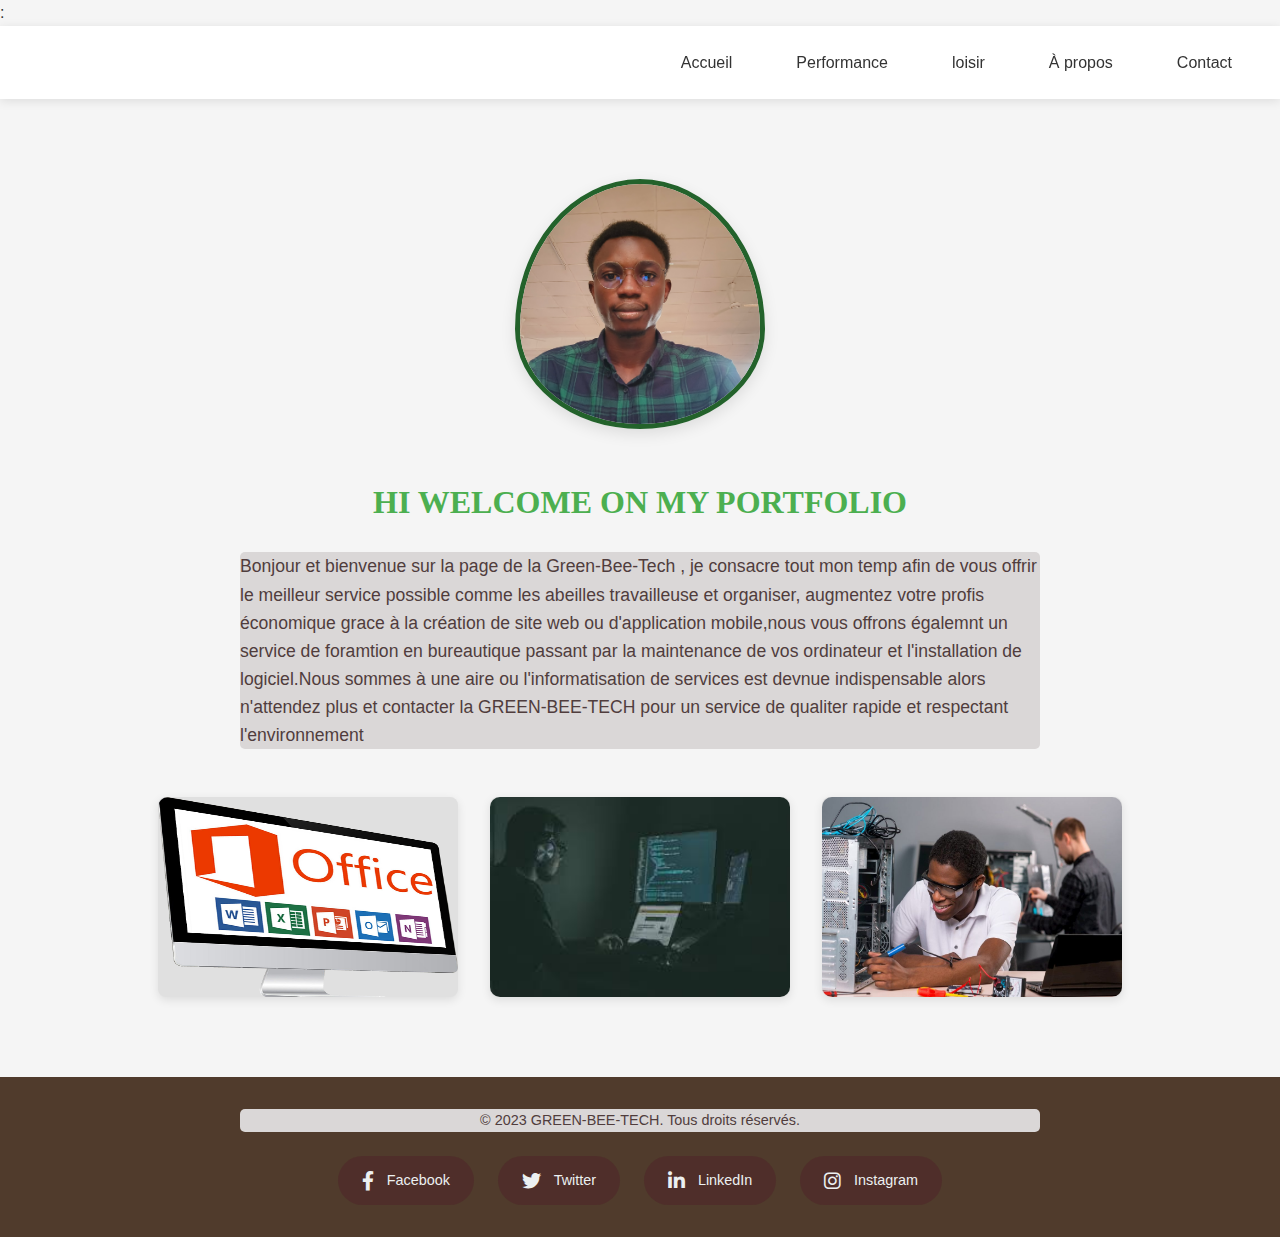
<file: index.html>
<!DOCTYPE html>
<html lang="en">
<head>
    <meta charset="UTF-8">
    <meta name="viewport" content="width=device-width, initial-scale=1.0">
    <title>Document</title>:
    <link rel="stylesheet" href="style.css">
    <link rel="stylesheet" href="https://cdnjs.cloudflare.com/ajax/libs/font-awesome/6.0.0/css/all.min.css">
</head>
<body>
  <header>
    <nav class="navbar">
      <ul class="nav-links">
        <li><a href="index.html">Accueil</a></li>
        <li><a href="performance.html">Performance</a></li>
        <li><a href="loisir.html">loisir</a></li>
        <li><a href="detail.html">À propos</a></li>
        <li><a href="formulaire.html">Contact</a></li>
      </ul>
    </nav>
  </header>
   <main>
    
      <div  class="myimage">
        <img src="1744375090805.jpg" alt="Photo de Profil"> 
      </div>
  
         <div class="description"></div>
          <h1> HI WELCOME ON MY PORTFOLIO</h1>
          <p>Bonjour et bienvenue sur la page de la Green-Bee-Tech , je  consacre tout mon temp afin
            de vous offrir le meilleur service possible comme les abeilles travailleuse et organiser,
            augmentez votre profis économique grace à la création de site web ou d'application mobile,nous vous offrons égalemnt un service de foramtion en bureautique passant par la maintenance de vos ordinateur
              et l'installation de logiciel.Nous sommes 
            à une aire ou l'informatisation de services est devnue indispensable alors n'attendez plus et contacter la GREEN-BEE-TECH pour un service de qualiter rapide et respectant l'environnement 
          </p>
    
    <div class="hot">
      <div class="Image1"> <img src="formation-bureautique.png" alt="exemple1"></div>
      <div class="Image2"> <img src="images.jpeg" alt="exemple2"></div>
      <div class="Image3"> <img src="shutterstock_614019095-1-1080x675.jpg" alt="exemple3"></div>
    </div>
   </main>
   <footer class="social-footer">
    <div class="footer-content">
      <p>© 2023 GREEN-BEE-TECH. Tous droits réservés.</p>
      <div class="social-links">
        <a href="https://www.facebook.com/aser.namoano.58" class="social-link">
          <i class="fab fa-facebook-f"></i>
          <span>Facebook</span>
        </a>
        <a href="https://x.com/Deku4861?t=Mv4lkRKF7yVISnCpb3L8Cg&s=09" class="social-link">
          <i class="fab fa-twitter"></i>
          <span>Twitter</span>
        </a>
        <a href="https://www.linkedin.com/in/yanihamma-aser-namoano-8762112b5?utm_source=share&utm_campaign=share_via&utm_content=profile&utm_medium=android_app" class="social-link">
          <i class="fab fa-linkedin-in"></i>
          <span>LinkedIn</span>
        </a>
        <a href="https://www.instagram.com/namoanoaser?igsh=MTk4aXF3cTZsNGUzaQ==" class="social-link">
          <i class="fab fa-instagram"></i>
          <span>Instagram</span>
        </a>
      </div>
    </div>
  </footer>
</body>
</html>
</file>
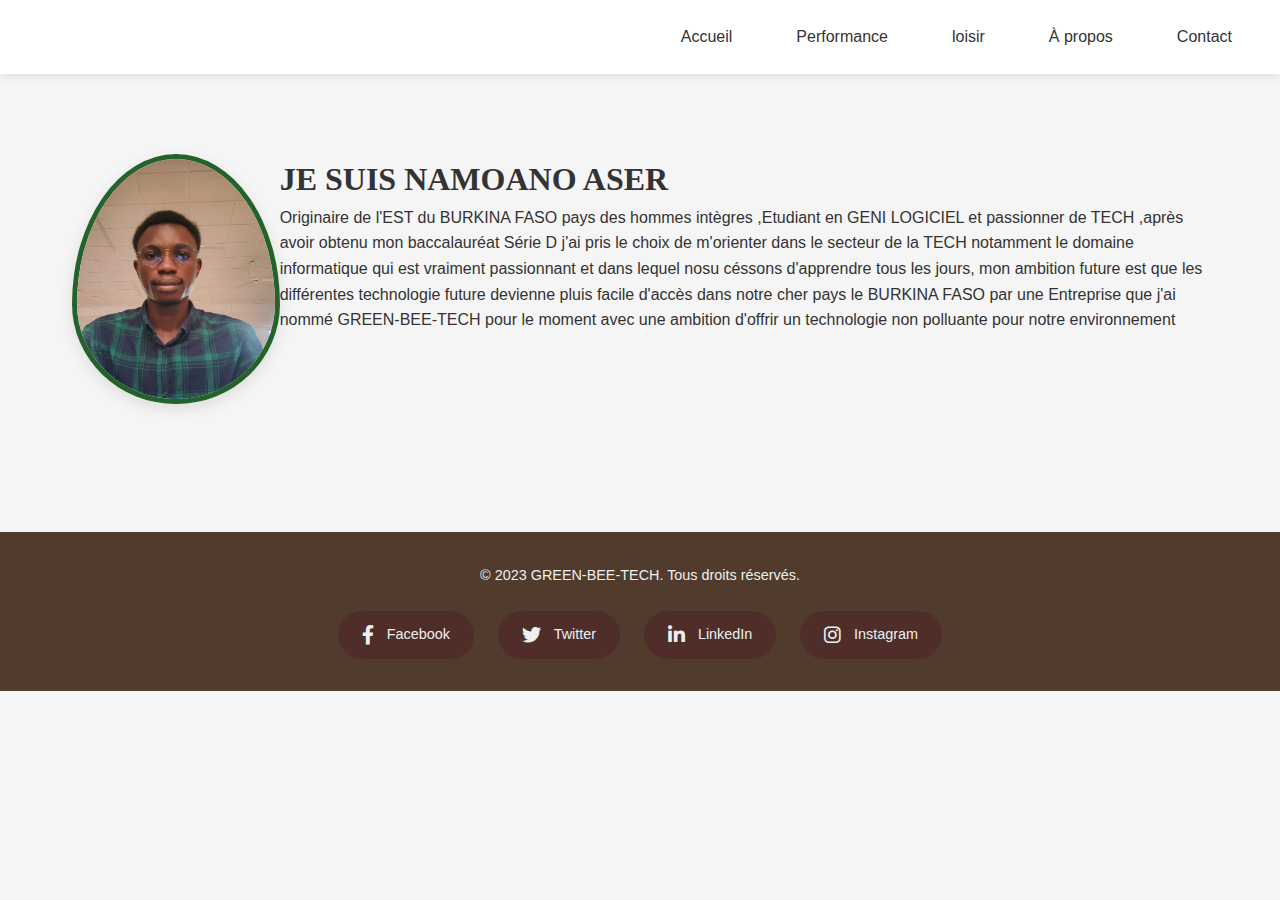
<file: detail.html>
<!DOCTYPE html>
<html lang="en">
<head>
    <meta charset="UTF-8">
    <meta name="viewport" content="width=device-width, initial-scale=1.0">
    <title>Document</title>
    <link rel="stylesheet" href="detail.css">
    <link rel="stylesheet" href="https://cdnjs.cloudflare.com/ajax/libs/font-awesome/6.0.0/css/all.min.css">
</head>
<body>
    <header>
        <nav class="navbar">
          <ul class="nav-links">
            <li><a href="index.html">Accueil</a></li>
            <li><a href="performance.html">Performance</a></li>
            <li><a href="loisir.html">loisir</a></li>
            <li><a href="detail.html">À propos</a></li>
            <li><a href="formulaire.html">Contact</a></li>
          </ul>
        </nav>
      </header>
      <main>
        <div  class="myimage">
          <img src="1744375090805.jpg" alt="Photo de Profil"> 
          <div class="contenu">
            <h1> JE SUIS NAMOANO ASER </h1>
            <p>Originaire de l'EST du BURKINA FASO pays des hommes intègres ,Etudiant en GENI LOGICIEL et passionner de TECH ,après avoir obtenu mon baccalauréat Série D j'ai 
              pris le choix de m'orienter dans le secteur de la TECH notamment le domaine informatique qui est vraiment passionnant et 
              dans lequel nosu céssons d'apprendre tous les jours, mon ambition future est que les différentes technologie future devienne
              pluis facile d'accès dans notre cher pays le BURKINA FASO par une Entreprise que j'ai nommé GREEN-BEE-TECH pour le moment
              avec une ambition d'offrir un technologie non polluante pour notre environnement 

            </p>
          </div>
        </div>
      </main>
      <footer class="social-footer">
        <div class="footer-content">
          <p>© 2023 GREEN-BEE-TECH. Tous droits réservés.</p>
          <div class="social-links">
            <a href="https://www.facebook.com/aser.namoano.58" class="social-link">
              <i class="fab fa-facebook-f"></i>
              <span>Facebook</span>
            </a>
            <a href="https://x.com/Deku4861?t=Mv4lkRKF7yVISnCpb3L8Cg&s=09" class="social-link">
              <i class="fab fa-twitter"></i>
              <span>Twitter</span>
            </a>
            <a href="https://www.linkedin.com/in/yanihamma-aser-namoano-8762112b5?utm_source=share&utm_campaign=share_via&utm_content=profile&utm_medium=android_app" class="social-link">
              <i class="fab fa-linkedin-in"></i>
              <span>LinkedIn</span>
            </a>
            <a href="https://www.instagram.com/namoanoaser?igsh=MTk4aXF3cTZsNGUzaQ==" class="social-link">
              <i class="fab fa-instagram"></i>
              <span>Instagram</span>
            </a>
          </div>
        </div>
      </footer>
</body>
</html>
</file>
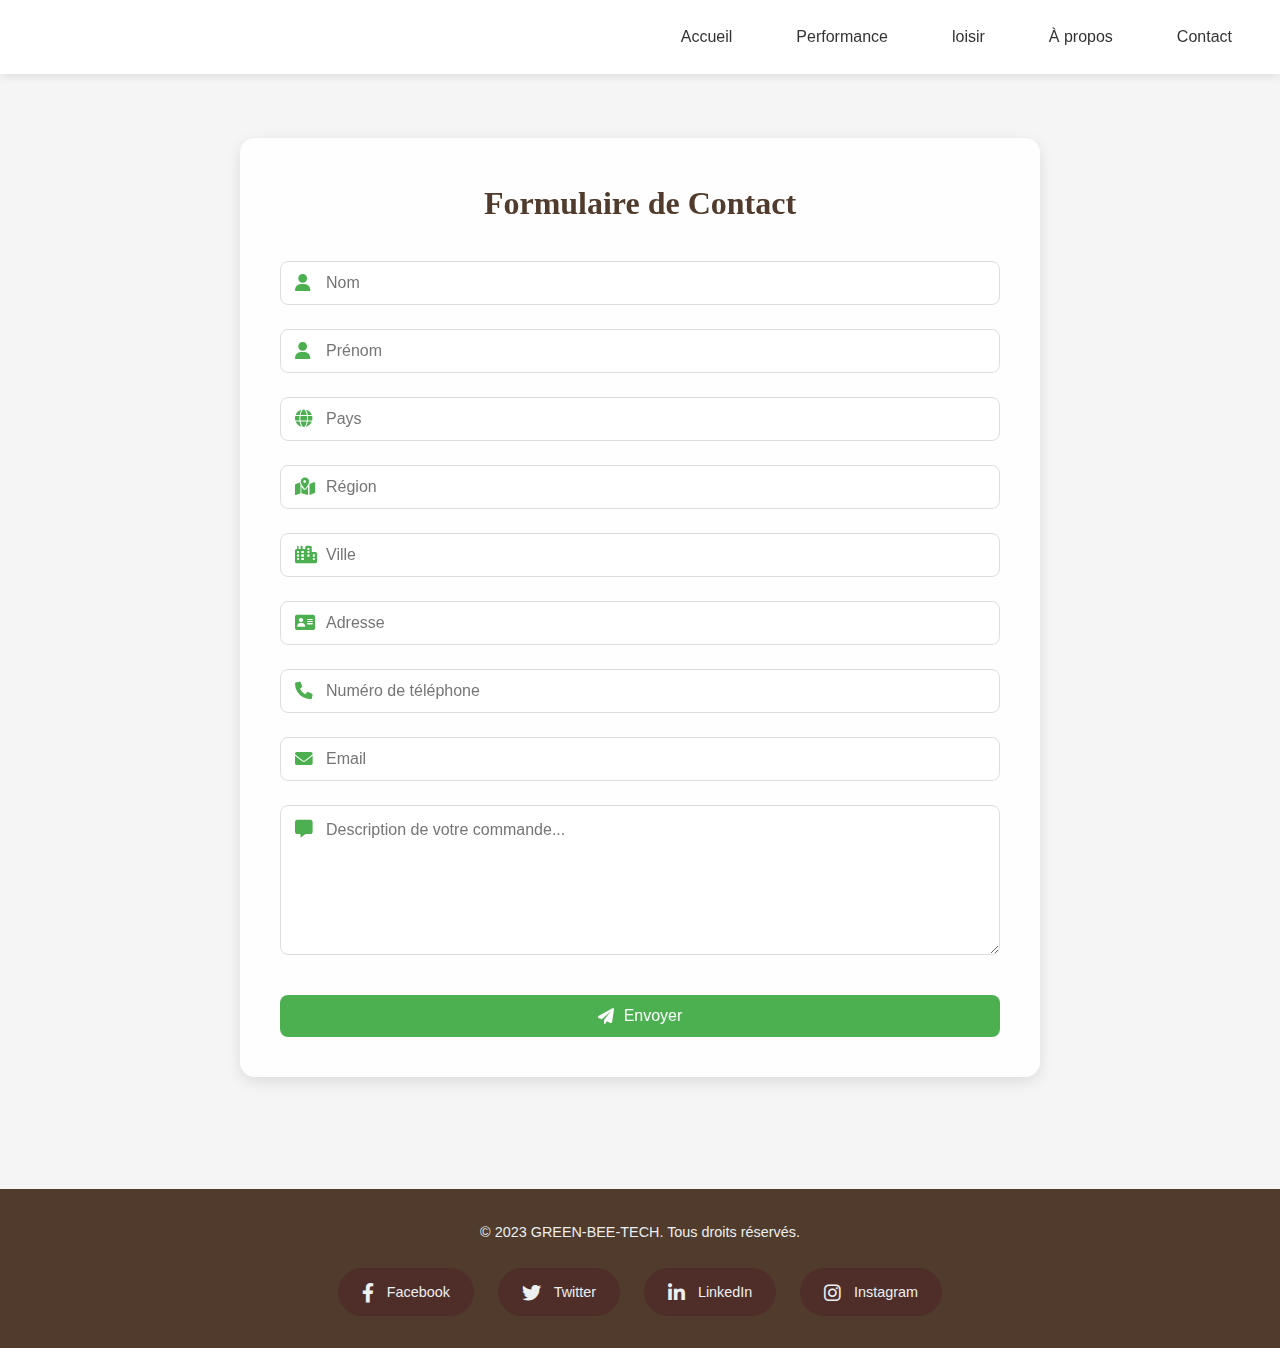
<file: formulaire.html>
<!DOCTYPE html>
<html lang="en">
<head>
    <meta charset="UTF-8">
    <meta name="viewport" content="width=device-width, initial-scale=1.0">
    <link rel="stylesheet" href="formulaire.css">
    <link rel="stylesheet" href="https://cdnjs.cloudflare.com/ajax/libs/font-awesome/6.0.0-beta3/css/all.min.css">
    <title>Document</title>
</head>
<body>
    <header>
        <nav class="navbar">
          <ul class="nav-links">
            <li><a href="index.html">Accueil</a></li>
            <li><a href="performance.html">Performance</a></li>
            <li><a href="loisir.html">loisir</a></li>
            <li><a href="detail.html">À propos</a></li>
            <li><a href="formulaire.html">Contact</a></li>
          </ul>
        </nav>
      </header>
      <main>
        <div class="form-container">
          <h2>Formulaire de Contact</h2>
          <form class="contact-form" action="#" method="POST">
            <div class="form-group">
              <i class="fas fa-user"></i>
              <input type="text" id="nom" name="nom" placeholder="Nom" required>
            </div>
            
            <div class="form-group">
              <i class="fas fa-user"></i>
              <input type="text" id="prenom" name="prenom" placeholder="Prénom" required>
            </div>
            
            <div class="form-group">
              <i class="fas fa-globe"></i>
              <input type="text" id="pays" name="pays" placeholder="Pays" required>
            </div>
            
            <div class="form-group">
              <i class="fas fa-map-marked-alt"></i>
              <input type="text" id="region" name="region" placeholder="Région" required>
            </div>
            
            <div class="form-group">
              <i class="fas fa-city"></i>
              <input type="text" id="ville" name="ville" placeholder="Ville" required>
            </div>
            
            <div class="form-group">
              <i class="fas fa-address-card"></i>
              <input type="text" id="adresse" name="adresse" placeholder="Adresse" required>
            </div>
            
            <div class="form-group">
              <i class="fas fa-phone"></i>
              <input type="tel" id="telephone" name="telephone" placeholder="Numéro de téléphone" required>
            </div>
            
            <div class="form-group">
              <i class="fas fa-envelope"></i>
              <input type="email" id="email" name="email" placeholder="Email" required>
            </div>
            
            <div class="form-group full-width">
              <i class="fas fa-comment-alt"></i>
              <textarea id="message" name="message" placeholder="Description de votre commande..." required></textarea>
            </div>
            
            <button type="submit" class="submit-btn">
              <i class="fas fa-paper-plane"></i> Envoyer
            </button>
          </form>
        </div>
      </main>
      <footer class="social-footer">
        <div class="footer-content">
          <p>© 2023 GREEN-BEE-TECH. Tous droits réservés.</p>
          <div class="social-links">
            <a href="https://www.facebook.com/aser.namoano.58" class="social-link">
              <i class="fab fa-facebook-f"></i>
              <span>Facebook</span>
            </a>
            <a href="https://x.com/Deku4861?t=Mv4lkRKF7yVISnCpb3L8Cg&s=09" class="social-link">
              <i class="fab fa-twitter"></i>
              <span>Twitter</span>
            </a>
            <a href="https://www.linkedin.com/in/yanihamma-aser-namoano-8762112b5?utm_source=share&utm_campaign=share_via&utm_content=profile&utm_medium=android_app" class="social-link">
              <i class="fab fa-linkedin-in"></i>
              <span>LinkedIn</span>
            </a>
            <a href="https://www.instagram.com/namoanoaser?igsh=MTk4aXF3cTZsNGUzaQ==" class="social-link">
              <i class="fab fa-instagram"></i>
              <span>Instagram</span>
            </a>
          </div>
        </div>
      </footer>
</body>
</html>
</file>
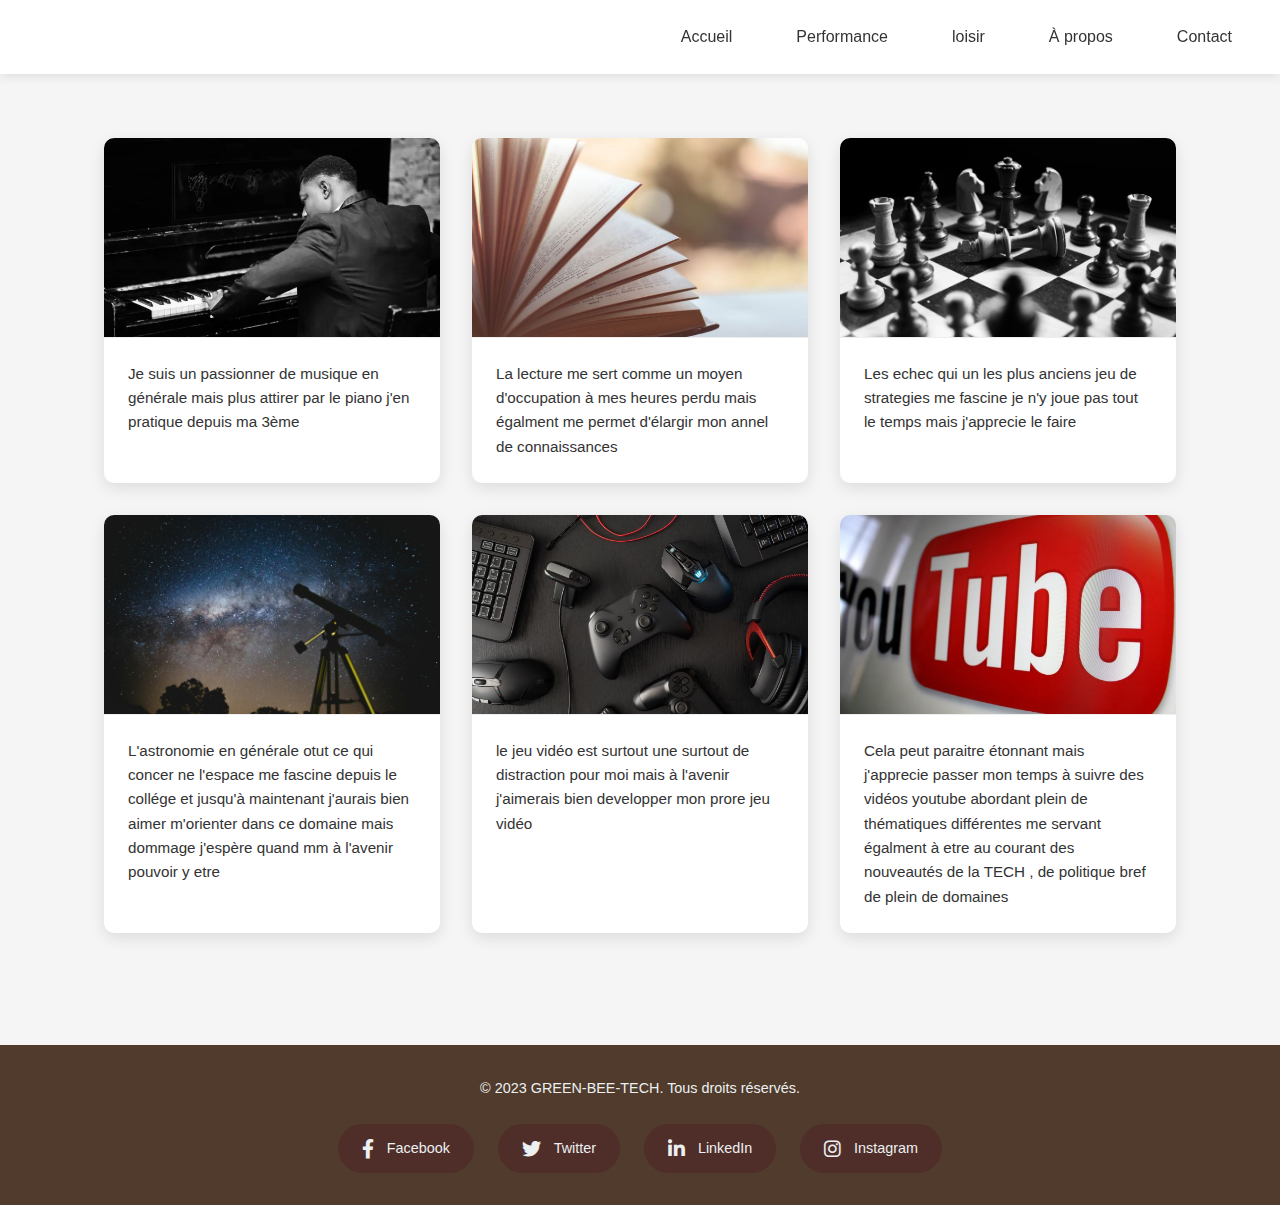
<file: loisir.html>
<!DOCTYPE html>
<html lang="en">
<head>
    <meta charset="UTF-8">
    <meta name="viewport" content="width=device-width, initial-scale=1.0">
    <link rel="stylesheet" href="loisir.css">
    <link rel="stylesheet" href="https://cdnjs.cloudflare.com/ajax/libs/font-awesome/6.0.0/css/all.min.css">
    <title>Document</title>
</head>
<body>
    <header>
        <nav class="navbar">
          <ul class="nav-links">
            <li><a href="index.html">Accueil</a></li>
            <li><a href="performance.html">Performance</a></li>
            <li><a href="loisir.html">loisir</a></li>
            <li><a href="detail.html">À propos</a></li>
            <li><a href="formulaire.html">Contact</a></li>
          </ul>
        </nav>
      </header>
      <main>
          <div class="hot">
            <div class="cart_image">
                <img src="depositphotos_257737580-stock-photo-back-of-strong-powerful-african.jpg" alt="piano">
                <p>Je suis un passionner de musique en générale mais plus attirer par le piano j'en pratique depuis ma 3ème </p>
            </div>
            <div class="cart_image">
            <img src="lecture-image-30692.jpg" alt="lecture">
            <p>La lecture me sert comme un moyen d'occupation à mes heures perdu mais égalment me permet d'élargir mon annel de connaissances</p>
        </div>
        <div class="cart_image">
            <img src="photo-1528819622765-d6bcf132f793.jpeg" alt="echec">
            <p>Les echec qui un les plus anciens jeu de strategies me fascine je n'y joue pas tout le temps mais j'apprecie le faire </p>
        </div>
        <div class="cart_image">
            <img src="pexels-lucaspezeta-2034892.jpg" alt="astronomie">
            <p>L'astronomie en générale otut ce qui concer ne l'espace me fascine depuis le collége et jusqu'à maintenant j'aurais bien aimer m'orienter dans ce domaine mais dommage j'espère quand mm à l'avenir pouvoir y etre  </p>
        </div>
        <div class="cart_image">
            <img src="jeux-video.jpeg" alt=" jeuvideo">
            <p>le jeu vidéo est surtout une surtout de distraction pour moi mais à l'avenir j'aimerais bien developper mon prore jeu vidéo</p>
        </div>
        <div class="cart_image">
            <img src="youtube-top-recherche-video.jpg" alt="youtube">
            <p>Cela peut paraitre étonnant mais j'apprecie passer mon temps à suivre des vidéos youtube abordant plein de thématiques différentes me servant égalment à etre au courant des nouveautés de la TECH , de politique bref de plein de domaines</p>
        </div>
        </div>
      </main>
      <footer class="social-footer">
        <div class="footer-content">
          <p>© 2023 GREEN-BEE-TECH. Tous droits réservés.</p>
          <div class="social-links">
            <a href="https://www.facebook.com/aser.namoano.58" class="social-link">
              <i class="fab fa-facebook-f"></i>
              <span>Facebook</span>
            </a>
            <a href="https://x.com/Deku4861?t=Mv4lkRKF7yVISnCpb3L8Cg&s=09" class="social-link">
              <i class="fab fa-twitter"></i>
              <span>Twitter</span>
            </a>
            <a href="https://www.linkedin.com/in/yanihamma-aser-namoano-8762112b5?utm_source=share&utm_campaign=share_via&utm_content=profile&utm_medium=android_app" class="social-link">
              <i class="fab fa-linkedin-in"></i>
              <span>LinkedIn</span>
            </a>
            <a href="https://www.instagram.com/namoanoaser?igsh=MTk4aXF3cTZsNGUzaQ==" class="social-link">
              <i class="fab fa-instagram"></i>
              <span>Instagram</span>
            </a>
          </div>
        </div>
      </footer>
</body>
</html>
</file>
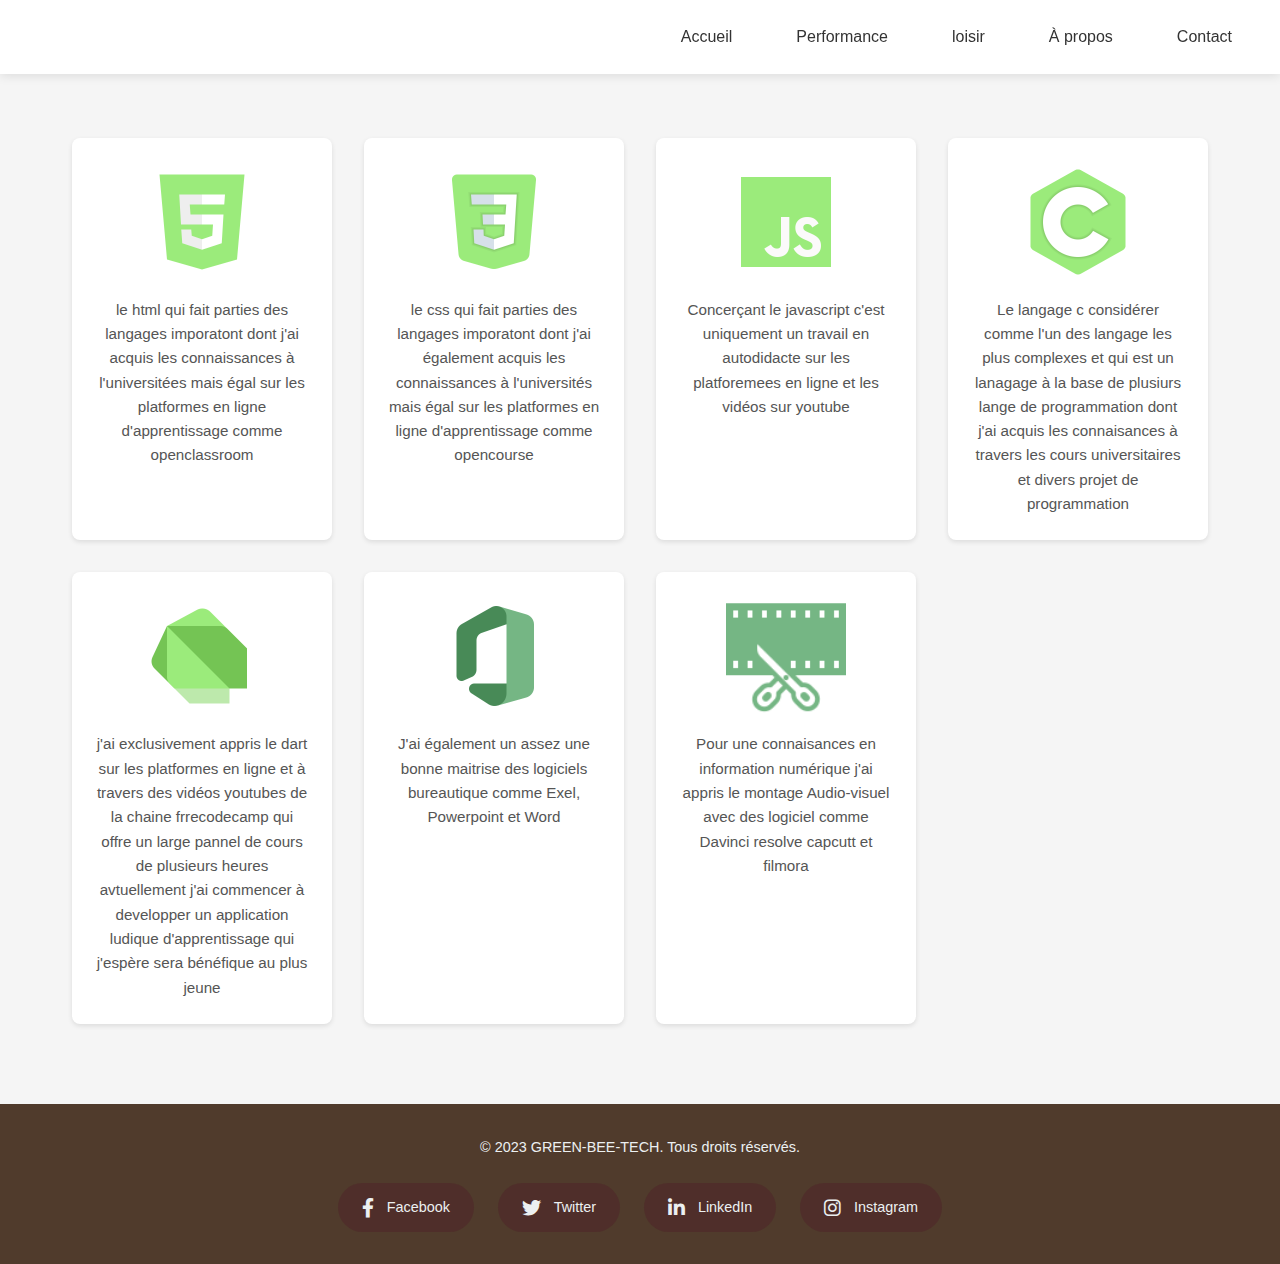
<file: performance.html>
<!DOCTYPE html>
<html lang="en">
<head>
    <meta charset="UTF-8">
    <meta name="viewport" content="width=device-width, initial-scale=1.0">
    <title>Performance</title>
    <link rel="stylesheet" href="performance.css">
    <link rel="stylesheet" href="https://cdnjs.cloudflare.com/ajax/libs/font-awesome/6.0.0/css/all.min.css">
</head>
<body>
    <header>
        <nav class="navbar">
          <ul class="nav-links">
            <li><a href="index.html">Accueil</a></li>
            <li><a href="performance.html">Performance</a></li>
            <li><a href="loisir.html">loisir</a></li>
            <li><a href="detail.html">À propos</a></li>
            <li><a href="formulaire.html">Contact</a></li>
          </ul>
        </nav>
    </header>
    
    <main>
        <div class="hot">
            <div class="conteneur">
                <div class="image1">
                    <img src="icons8-html-5-240.png" alt="html">
                    <p>le html qui fait parties des langages imporatont dont j'ai acquis les connaissances à l'universitées mais égal
                        sur les platformes en ligne d'apprentissage comme openclassroom 
                    </p>
                </div>
                <div class="image2">
                    <img src="icons8-css3-240.png" alt="css">
                    <p>le css qui fait parties des langages imporatont dont j'ai également acquis les connaissances à l'universités mais égal
                        sur les platformes en ligne d'apprentissage comme opencourse 
                    </p>
                </div>
                <div class="image3">
                    <img src="icons8-javascript-240.png" alt="js">
                    <p>Concerçant le javascript c'est uniquement un travail en autodidacte sur 
                        les platforemees en ligne et les vidéos sur youtube</p>
                </div>
                <div class="image4">
                    <img src="icons8-programmation-en-c-240.png" alt="c">
                    <p>Le langage c considérer comme l'un des langage les plus complexes et qui est un lanagage à la base de 
                        plusiurs lange de programmation dont j'ai acquis les connaisances à travers les cours universitaires et divers projet 
                        de programmation 
                    </p>
                </div>
                <div class="image4">
                    <img src="icons8-dard-240.png" alt="langage dart">  
                    <p>j'ai exclusivement appris le dart sur les platformes en ligne et à travers des vidéos youtubes 
                        de la chaine frrecodecamp qui offre un large pannel de cours de plusieurs heures avtuellement j'ai commencer à developper un application ludique d'apprentissage qui j'espère sera bénéfique au plus jeune
                    </p>
                </div>
                <div class="image4">
                  <img src="icons8-microsoft-office-2019-240.png" alt="office"> 
                  <p>J'ai également un assez une bonne maitrise des logiciels bureautique comme Exel, Powerpoint et Word </p> 
                  
            </div>
            <div class="image4">
              <img src="icons8-montage-vidéo-100.png" alt="montage"> 
              <p>Pour une connaisances en information numérique j'ai appris le montage Audio-visuel avec des logiciel comme Davinci resolve capcutt et filmora </p> 
              
        </div>
        </div>
    </main>
    
    <footer class="social-footer">
        <div class="footer-content">
          <p>© 2023 GREEN-BEE-TECH. Tous droits réservés.</p>
          <div class="social-links">
            <a href="https://www.facebook.com/aser.namoano.58" class="social-link">
              <i class="fab fa-facebook-f"></i>
              <span>Facebook</span>
            </a>
            <a href="https://x.com/Deku4861?t=Mv4lkRKF7yVISnCpb3L8Cg&s=09" class="social-link">
              <i class="fab fa-twitter"></i>
              <span>Twitter</span>
            </a>
            <a href="https://www.linkedin.com/in/yanihamma-aser-namoano-8762112b5?utm_source=share&utm_campaign=share_via&utm_content=profile&utm_medium=android_app" class="social-link">
              <i class="fab fa-linkedin-in"></i>
              <span>LinkedIn</span>
            </a>
            <a href="https://www.instagram.com/namoanoaser?igsh=MTk4aXF3cTZsNGUzaQ==" class="social-link">
              <i class="fab fa-instagram"></i>
              <span>Instagram</span>
            </a>
          </div>
        </div>
      </footer>
</body>
</html>
</file>
<file: style.css>
* {
  margin: 0;
  padding: 0;
  box-sizing: border-box;
  font-family: 'Arial', sans-serif;
}

body {
  background-color: #f5f5f5;
  color: #333;
  line-height: 1.6;
  display: flex;
  flex-direction: column;
  min-height: 100vh;
}

/* Navigation Bar */
header {
  background-color: #fff;
  box-shadow: 0 2px 10px rgba(0, 0, 0, 0.1);
  position: sticky;
  top: 0;
  z-index: 100;
}

.navbar {
  display: flex;
  justify-content: flex-end;
  padding: 1.5rem 2rem;
}

.nav-links {
  display: flex;
  list-style: none;
  gap: 2rem;
}

.nav-links a {
  text-decoration: none;
  color: #333;
  font-weight: 500;
  padding: 0.5rem 1rem;
  transition: all 0.3s ease;
  border-radius: 4px;
}

.nav-links a:hover {
  color: #4CAF50;
  background-color: rgba(76, 175, 80, 0.1);
}

  /* Section principale */
  main {
    max-width: 1200px;
    margin: 0 auto;
    padding: 2rem;
  }
  
  /* Image ovale centrée */
  .myimage {
    display: flex;
    justify-content: center;
    margin: 3rem 0;
  }
  
  .myimage img {
    width: 250px;
    height: 250px;
    object-fit: cover;
    border-radius: 50% 50% 50% 50% / 60% 60% 40% 40%;
    border: 5px solid #23622b;
    box-shadow: 0 5px 15px rgba(0, 0, 0, 0.1);
  }
  
  /* Section description */
  .description {
    text-align: center;
    margin-bottom: 3rem;
  }
  
   h1{
    font-size: 2rem;
    color: #4CAF50;
    margin-bottom: 1.5rem;
    text-align: center;
    font-family: cursive;
  }
  
   p{
    font-size: 1.1rem;
    max-width: 800px;
    margin: 0 auto;
    color: #503d3d;
    background-color: rgb(218, 215, 215);
    border-radius: 5px;
  }
  
  /* Galerie d'images */
  .hot {
    display: flex;
    justify-content: space-around;
    flex-wrap: wrap;
    gap: 2rem;
    margin-top: 3rem;
  }
  
  .Image1, .Image2, .Image3 {
    width: 300px;
    height: 200px;
    background-color: #e0e0e0;
    border-radius: 8px;
    display: flex;
    justify-content: center;
    align-items: center;
    box-shadow: 0 3px 10px rgba(0, 0, 0, 0.1);
    transition: transform 0.3s ease;
  }
  .Image1 img, .Image2 img, .Image3 img{
    width: 300px;
    height: 200px;
    border-radius: 10px;
  }
  .Image1:hover, .Image2:hover, .Image3:hover {
    transform: translateY(-10px);
  }
  
  /* Responsive Design */
  @media (max-width: 768px) {
    .navbar {
      justify-content: center;
    }
    
    .nav-links {
      gap: 1rem;
    }
    
    .description h1 {
      font-size: 2rem;
    }
    
    .hot {
      flex-direction: column;
      align-items: center;
    }
    
    .Image1, .Image2, .Image3 {
      width: 100%;
      max-width: 350px;
    }
  }
  /* Footer Styles */
  .social-footer {
    background-color: #503b2c;
    color: #ecf0f1;
    padding: 2rem 0;
    text-align: center;
    margin-top: 3rem;
  }
  
  .footer-content {
    max-width: 1200px;
    margin: 0 auto;
    padding: 0 2rem;
  }
  
  .footer-content p {
    margin-bottom: 1.5rem;
    font-size: 0.9rem;
  }
  
  .social-links {
    display: flex;
    justify-content: center;
    flex-wrap: wrap;
    gap: 1.5rem;
  }
  
  .social-link {
    display: flex;
    align-items: center;
    color: #ecf0f1;
    text-decoration: none;
    padding: 0.8rem 1.5rem;
    border-radius: 50px;
    transition: all 0.3s ease;
    background-color: rgba(78, 42, 42, 0.7);
  }
  
  .social-link:hover {
    background-color: rgb(78, 42, 42);
    transform: translateY(-3px);
    box-shadow: 0 4px 8px rgba(0, 0, 0, 0.2);
  }
  
  .social-link i {
    font-size: 1.2rem;
    margin-right: 0.8rem;
  }
  
  .social-link span {
    font-size: 0.9rem;
    font-weight: 500;
  }
  
  /* Responsive Design */
  @media (max-width: 768px) {
    .navbar {
      justify-content: center;
      padding: 1rem;
    }
    
    .nav-links {
      gap: 1rem;
    }
    
    .conteneur {
      grid-template-columns: repeat(auto-fit, minmax(200px, 1fr));
      gap: 1.5rem;
    }
    
    .conteneur img {
      width: 90px;
      height: 90px;
    }
    
    .social-link {
      padding: 0.6rem 1rem;
    }
  }
  
  @media (max-width: 480px) {
    .nav-links {
      flex-direction: column;
      align-items: center;
      gap: 0.5rem;
    }
    
    .social-links {
      flex-direction: column;
      align-items: center;
      gap: 1rem;
    }
    
    .conteneur {
      grid-template-columns: 1fr;
    }
    
    main {
      padding: 1.5rem;
    }
  }
</file>
<file: detail.css>
* {
    margin: 0;
    padding: 0;
    box-sizing: border-box;
    font-family: 'Arial', sans-serif;
  }
  
  body {
    background-color: #f5f5f5;
    color: #333;
    line-height: 1.6;
    display: flex;
    flex-direction: column;
    min-height: 100vh;
  }
  
  /* Navigation Bar */
  header {
    background-color: #fff;
    box-shadow: 0 2px 10px rgba(0, 0, 0, 0.1);
    position: sticky;
    top: 0;
    z-index: 100;
  }
  
  .navbar {
    display: flex;
    justify-content: flex-end;
    padding: 1.5rem 2rem;
  }
  
  .nav-links {
    display: flex;
    list-style: none;
    gap: 2rem;
  }
  
  .nav-links a {
    text-decoration: none;
    color: #333;
    font-weight: 500;
    padding: 0.5rem 1rem;
    transition: all 0.3s ease;
    border-radius: 4px;
  }
  
  .nav-links a:hover {
    color: #4CAF50;
    background-color: rgba(76, 175, 80, 0.1);
  }
  
  /* Main Content */
  main {
    max-width: 1200px;
    margin: 0 auto;
    padding: 2rem;
  }
  
  /* Image ovale centrée */
  .myimage {
    display: flex;
    justify-content: center;
    margin: 3rem 0;
  }
  
  .myimage img {
    width: 250px;
    height: 250px;
    object-fit: cover;
    border-radius: 50% 50% 50% 50% / 60% 60% 40% 40%;
    border: 5px solid #23622b;
    box-shadow: 0 5px 15px rgba(0, 0, 0, 0.1);
  }
    h1 {
     font-family: cursive;

    }
  .social-footer {
    background-color: #503b2c;
    color: #ecf0f1;
    padding: 2rem 0;
    text-align: center;
    margin-top: 3rem;
  }
.footer-content {
    max-width: 1200px;
    margin: 0 auto;
    padding: 0 2rem;
  }
  
  .footer-content p {
    margin-bottom: 1.5rem;
    font-size: 0.9rem;
  }
  
  .social-links {
    display: flex;
    justify-content: center;
    flex-wrap: wrap;
    gap: 1.5rem;
  }
  
  .social-link {
    display: flex;
    align-items: center;
    color: #ecf0f1;
    text-decoration: none;
    padding: 0.8rem 1.5rem;
    border-radius: 50px;
    transition: all 0.3s ease;
    background-color: rgba(78, 42, 42, 0.7);
  }
  
  .social-link:hover {
    background-color: rgb(78, 42, 42);
    transform: translateY(-3px);
    box-shadow: 0 4px 8px rgba(0, 0, 0, 0.2);
  }
  
  .social-link i {
    font-size: 1.2rem;
    margin-right: 0.8rem;
  }
  
  .social-link span {
    font-size: 0.9rem;
    font-weight: 500;
  }
  
  /* Responsive Design */
  @media (max-width: 768px) {
    .navbar {
      justify-content: center;
      padding: 1rem;
    }
    
    .nav-links {
      gap: 1rem;
    }
    
    .conteneur {
      grid-template-columns: repeat(auto-fit, minmax(200px, 1fr));
      gap: 1.5rem;
    }
    
    .conteneur img {
      width: 90px;
      height: 90px;
    }
    
    .social-link {
      padding: 0.6rem 1rem;
    }
  }
  
  @media (max-width: 480px) {
    .nav-links {
      flex-direction: column;
      align-items: center;
      gap: 0.5rem;
    }
    
    .social-links {
      flex-direction: column;
      align-items: center;
      gap: 1rem;
    }
    
    .conteneur {
      grid-template-columns: 1fr;
    }
    
    main {
      padding: 1.5rem;
    }
  }
</file>
<file: formulaire.css>
* {
    margin: 0;
    padding: 0;
    box-sizing: border-box;
    font-family: 'Arial', sans-serif;
  }
  
  body {
    background-color: #f5f5f5;
    color: #333;
    line-height: 1.6;
    display: flex;
    flex-direction: column;
    min-height: 100vh;
  }
  
  /* Navigation Bar */
  header {
    background-color: #fff;
    box-shadow: 0 2px 10px rgba(0, 0, 0, 0.1);
    position: sticky;
    top: 0;
    z-index: 100;
  }
  
  .navbar {
    display: flex;
    justify-content: flex-end;
    padding: 1.5rem 2rem;
  }
  
  .nav-links {
    display: flex;
    list-style: none;
    gap: 2rem;
  }
  
  .nav-links a {
    text-decoration: none;
    color: #333;
    font-weight: 500;
    padding: 0.5rem 1rem;
    transition: all 0.3s ease;
    border-radius: 4px;
  }
  
  .nav-links a:hover {
    color: #4CAF50;
    background-color: rgba(76, 175, 80, 0.1);
  }
  
  /* Main Content */
  main {
    flex: 1;
    padding: 2rem;
    max-width: 1200px;
    margin: 0 auto;
    width: 100%;
  }
  /* Form Styles */
.form-container {
    background-color: rgba(255, 255, 255, 0.85);
    backdrop-filter: blur(5px);
    border-radius: 15px;
    padding: 2.5rem;
    box-shadow: 0 5px 15px rgba(0, 0, 0, 0.1);
    max-width: 800px;
    margin: 2rem auto;
  }
  
  .form-container h2 {
    text-align: center;
    margin-bottom: 2rem;
    color: #503b2c;
    font-size: 2rem;
    font-family: cursive;
  }
  
  .contact-form {
    display: flex;
    flex-direction: column;
    gap: 1.5rem;
  }
  
  .form-group {
    position: relative;
    display: flex;
    align-items: center;
  }
  
  .form-group i {
    position: absolute;
    left: 15px;
    color: #4CAF50;
    font-size: 1.1rem;
  }
  
  .form-group.full-width i {
    align-self: flex-start;
    margin-top: 15px;
  }
  
  .contact-form input,
  .contact-form textarea {
    width: 100%;
    padding: 12px 20px 12px 45px;
    border: 1px solid #ddd;
    border-radius: 8px;
    font-size: 1rem;
    transition: all 0.3s ease;
    background-color: rgba(255, 255, 255, 0.8);
  }
  
  .contact-form textarea {
    height: 150px;
    padding-top: 15px;
    resize: vertical;
  }
  
  .contact-form input:focus,
  .contact-form textarea:focus {
    outline: none;
    border-color: #4CAF50;
    box-shadow: 0 0 0 2px rgba(76, 175, 80, 0.2);
  }
  
  .submit-btn {
    background-color: #4CAF50;
    color: white;
    border: none;
    padding: 12px 25px;
    border-radius: 8px;
    cursor: pointer;
    font-size: 1rem;
    font-weight: 500;
    transition: all 0.3s ease;
    display: flex;
    align-items: center;
    justify-content: center;
    gap: 10px;
    margin-top: 1rem;
  }
  
  .submit-btn:hover {
    background-color: #45a049;
    transform: translateY(-2px);
    box-shadow: 0 4px 8px rgba(0, 0, 0, 0.1);
  }
  
  /* Responsive adjustments */
  @media (max-width: 768px) {
    .form-container {
      padding: 1.5rem;
    }
  }
  
  @media (max-width: 480px) {
    .form-container {
      padding: 1rem;
    }
    
    .form-group i {
      font-size: 1rem;
      left: 10px;
    }
    
    .contact-form input,
    .contact-form textarea {
      padding-left: 40px;
    }
  }
  .social-footer {
    background-color: #503b2c;
    color: #ecf0f1;
    padding: 2rem 0;
    text-align: center;
    margin-top: 3rem;
  }
  
  .footer-content {
    max-width: 1200px;
    margin: 0 auto;
    padding: 0 2rem;
  }
  
  .footer-content p {
    margin-bottom: 1.5rem;
    font-size: 0.9rem;
  }
  
  .social-links {
    display: flex;
    justify-content: center;
    flex-wrap: wrap;
    gap: 1.5rem;
  }
  
  .social-link {
    display: flex;
    align-items: center;
    color: #ecf0f1;
    text-decoration: none;
    padding: 0.8rem 1.5rem;
    border-radius: 50px;
    transition: all 0.3s ease;
    background-color: rgba(78, 42, 42, 0.7);
  }
  
  .social-link:hover {
    background-color: rgb(78, 42, 42);
    transform: translateY(-3px);
    box-shadow: 0 4px 8px rgba(0, 0, 0, 0.2);
  }
  
  .social-link i {
    font-size: 1.2rem;
    margin-right: 0.8rem;
  }
  
  .social-link span {
    font-size: 0.9rem;
    font-weight: 500;
  }
  
  /* Responsive Design */
  @media (max-width: 768px) {
    .navbar {
      justify-content: center;
      padding: 1rem;
    }
    
    .nav-links {
      gap: 1rem;
    }
    
    .conteneur {
      grid-template-columns: repeat(auto-fit, minmax(200px, 1fr));
      gap: 1.5rem;
    }
    
    .conteneur img {
      width: 90px;
      height: 90px;
    }
    
    .social-link {
      padding: 0.6rem 1rem;
    }
  }
  
  @media (max-width: 480px) {
    .nav-links {
      flex-direction: column;
      align-items: center;
      gap: 0.5rem;
    }
    
    .social-links {
      flex-direction: column;
      align-items: center;
      gap: 1rem;
    }
    
    .conteneur {
      grid-template-columns: 1fr;
    }
    
    main {
      padding: 1.5rem;
    }
  }
</file>
<file: loisir.css>
* {
    margin: 0;
    padding: 0;
    box-sizing: border-box;
    font-family: 'Arial', sans-serif;
  }
  
  body {
    background-color: #f5f5f5;
    color: #333;
    line-height: 1.6;
    display: flex;
    flex-direction: column;
    min-height: 100vh;
  }
  
  /* Navigation Bar */
  header {
    background-color: #fff;
    box-shadow: 0 2px 10px rgba(0, 0, 0, 0.1);
    position: sticky;
    top: 0;
    z-index: 100;
  }
  
  .navbar {
    display: flex;
    justify-content: flex-end;
    padding: 1.5rem 2rem;
  }
  
  .nav-links {
    display: flex;
    list-style: none;
    gap: 2rem;
  }
  
  .nav-links a {
    text-decoration: none;
    color: #333;
    font-weight: 500;
    padding: 0.5rem 1rem;
    transition: all 0.3s ease;
    border-radius: 4px;
  }
  
  .nav-links a:hover {
    color: #4CAF50;
    background-color: rgba(76, 175, 80, 0.1);
  }
  
  /* Main Content */
  main {
    flex: 1;
    padding: 2rem;
    max-width: 1200px;
    margin: 0 auto;
    width: 100%;
  }
  /* Styles pour les cartes rectangulaires */
.hot {
    display: grid;
    grid-template-columns: repeat(auto-fill, minmax(300px, 1fr));
    gap: 2rem;
    padding: 2rem;
    max-width: 1200px;
    margin: 0 auto;
  }
  
  .cart_image {
    background-color: #fff;
    border-radius: 10px;
    overflow: hidden;
    box-shadow: 0 5px 15px rgba(0, 0, 0, 0.1);
    transition: transform 0.3s ease, box-shadow 0.3s ease;
    display: flex;
    flex-direction: column;
    height: 100%;
  }
  
  .cart_image:hover {
    transform: translateY(-5px);
    box-shadow: 0 8px 25px rgba(0, 0, 0, 0.15);
  }
  
  .cart_image img {
    width: 100%;
    height: 200px;
    object-fit: cover;
    border-bottom: 1px solid #eee;
  }
  
  .cart_image p {
    padding: 1.5rem;
    color: #333;
    font-size: 0.95rem;
    line-height: 1.6;
    flex-grow: 1;
  }
  
  /* Responsive Design */
  @media (max-width: 768px) {
    .hot {
      grid-template-columns: repeat(auto-fill, minmax(250px, 1fr));
      gap: 1.5rem;
      padding: 1.5rem;
    }
    
    .cart_image img {
      height: 180px;
    }
  }
  
  @media (max-width: 480px) {
    .hot {
      grid-template-columns: 1fr;
      gap: 1.2rem;
      padding: 1rem;
    }
    
    .cart_image p {
      padding: 1rem;
      font-size: 0.9rem;
    }
  }
  .social-footer {
    background-color: #503b2c;
    color: #ecf0f1;
    padding: 2rem 0;
    text-align: center;
    margin-top: 3rem;
  }
  
  .footer-content {
    max-width: 1200px;
    margin: 0 auto;
    padding: 0 2rem;
  }
  
  .footer-content p {
    margin-bottom: 1.5rem;
    font-size: 0.9rem;
  }
  
  .social-links {
    display: flex;
    justify-content: center;
    flex-wrap: wrap;
    gap: 1.5rem;
  }
  
  .social-link {
    display: flex;
    align-items: center;
    color: #ecf0f1;
    text-decoration: none;
    padding: 0.8rem 1.5rem;
    border-radius: 50px;
    transition: all 0.3s ease;
    background-color: rgba(78, 42, 42, 0.7);
  }
  
  .social-link:hover {
    background-color: rgb(78, 42, 42);
    transform: translateY(-3px);
    box-shadow: 0 4px 8px rgba(0, 0, 0, 0.2);
  }
  
  .social-link i {
    font-size: 1.2rem;
    margin-right: 0.8rem;
  }
  
  .social-link span {
    font-size: 0.9rem;
    font-weight: 500;
  }
  
  /* Responsive Design */
  @media (max-width: 768px) {
    .navbar {
      justify-content: center;
      padding: 1rem;
    }
    
    .nav-links {
      gap: 1rem;
    }
    
    .conteneur {
      grid-template-columns: repeat(auto-fit, minmax(200px, 1fr));
      gap: 1.5rem;
    }
    
    .conteneur img {
      width: 90px;
      height: 90px;
    }
    
    .social-link {
      padding: 0.6rem 1rem;
    }
  }
  
  @media (max-width: 480px) {
    .nav-links {
      flex-direction: column;
      align-items: center;
      gap: 0.5rem;
    }
    
    .social-links {
      flex-direction: column;
      align-items: center;
      gap: 1rem;
    }
    
    .conteneur {
      grid-template-columns: 1fr;
    }
    
    main {
      padding: 1.5rem;
    }
  }
</file>
<file: performance.css>
* {
  margin: 0;
  padding: 0;
  box-sizing: border-box;
  font-family: 'Arial', sans-serif;
}

body {
  background-color: #f5f5f5;
  color: #333;
  line-height: 1.6;
  display: flex;
  flex-direction: column;
  min-height: 100vh;
}

/* Navigation Bar */
header {
  background-color: #fff;
  box-shadow: 0 2px 10px rgba(0, 0, 0, 0.1);
  position: sticky;
  top: 0;
  z-index: 100;
}

.navbar {
  display: flex;
  justify-content: flex-end;
  padding: 1.5rem 2rem;
}

.nav-links {
  display: flex;
  list-style: none;
  gap: 2rem;
}

.nav-links a {
  text-decoration: none;
  color: #333;
  font-weight: 500;
  padding: 0.5rem 1rem;
  transition: all 0.3s ease;
  border-radius: 4px;
}

.nav-links a:hover {
  color: #4CAF50;
  background-color: rgba(76, 175, 80, 0.1);
}

/* Main Content */
main {
  flex: 1;
  padding: 2rem;
  max-width: 1200px;
  margin: 0 auto;
  width: 100%;
}

.hot {
  margin-top: 2rem;
}

.conteneur {
  display: grid;
  grid-template-columns: repeat(auto-fit, minmax(250px, 1fr));
  gap: 2rem;
  justify-items: center;
}

.conteneur > div {
  display: flex;
  flex-direction: column;
  align-items: center;
  text-align: center;
  padding: 1.5rem;
  background-color: white;
  border-radius: 8px;
  box-shadow: 0 2px 5px rgba(0, 0, 0, 0.1);
  transition: transform 0.3s ease, box-shadow 0.3s ease;
}

.conteneur > div:hover {
  transform: translateY(-5px);
  box-shadow: 0 5px 15px rgba(0, 0, 0, 0.1);
}

.conteneur img {
  width: 120px;
  height: 120px;
  object-fit: contain;
  margin-bottom: 1rem;
}

.conteneur p {
  color: #555;
  font-size: 0.95rem;
}

/* Footer */
.social-footer {
  background-color: #503b2c;
  color: #ecf0f1;
  padding: 2rem 0;
  text-align: center;
  margin-top: 3rem;
}

.footer-content {
  max-width: 1200px;
  margin: 0 auto;
  padding: 0 2rem;
}

.footer-content p {
  margin-bottom: 1.5rem;
  font-size: 0.9rem;
}

.social-links {
  display: flex;
  justify-content: center;
  flex-wrap: wrap;
  gap: 1.5rem;
}

.social-link {
  display: flex;
  align-items: center;
  color: #ecf0f1;
  text-decoration: none;
  padding: 0.8rem 1.5rem;
  border-radius: 50px;
  transition: all 0.3s ease;
  background-color: rgba(78, 42, 42, 0.7);
}

.social-link:hover {
  background-color: rgb(78, 42, 42);
  transform: translateY(-3px);
  box-shadow: 0 4px 8px rgba(0, 0, 0, 0.2);
}

.social-link i {
  font-size: 1.2rem;
  margin-right: 0.8rem;
}

.social-link span {
  font-size: 0.9rem;
  font-weight: 500;
}

/* Responsive Design */
@media (max-width: 768px) {
  .navbar {
    justify-content: center;
    padding: 1rem;
  }
  
  .nav-links {
    gap: 1rem;
  }
  
  .conteneur {
    grid-template-columns: repeat(auto-fit, minmax(200px, 1fr));
    gap: 1.5rem;
  }
  
  .conteneur img {
    width: 90px;
    height: 90px;
  }
  
  .social-link {
    padding: 0.6rem 1rem;
  }
}

@media (max-width: 480px) {
  .nav-links {
    flex-direction: column;
    align-items: center;
    gap: 0.5rem;
  }
  
  .social-links {
    flex-direction: column;
    align-items: center;
    gap: 1rem;
  }
  
  .conteneur {
    grid-template-columns: 1fr;
  }
  
  main {
    padding: 1.5rem;
  }
}
</file>
